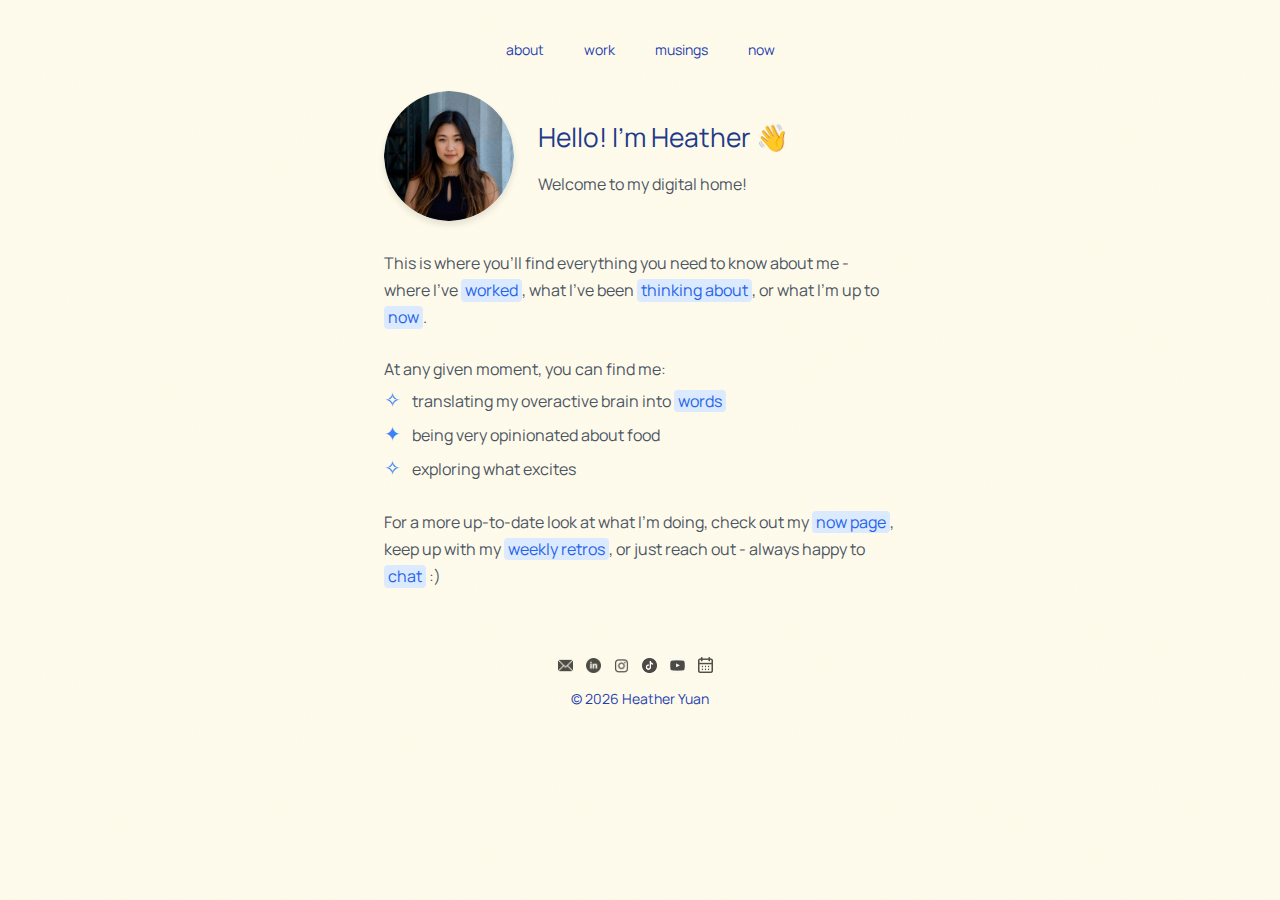
<file: index.html>
<!DOCTYPE html>
<html lang="en">
<head>
  <meta charset="UTF-8">
  <meta name="viewport" content="width=device-width, initial-scale=1.0">
  <title>Heather Yuan</title>
  <link rel="icon" href="assets/img/personal/monogram.png">
  <link rel="stylesheet" href="css/styles.css">
  <link href="https://fonts.googleapis.com/css2?family=Manrope:wght@200..800&display=swap" rel="stylesheet">
</head>
<body>
  <!-- Background elements -->
  <div class="background" id="background">
    <!-- Floating elements will be added here by JavaScript -->
  </div>
  <div class="texture"></div>
  
  <!-- Content -->
  <div class="content">
    <!-- Navigation -->
    <nav>
      <div class="nav-links" id="navLinks">
        <a href="/" class="nav-link">about</a>
        <a href="https://www.linkedin.com/in/heatheryuan/" target="_blank" class="nav-link">work</a>
        <a href="https://heatheryuan.com/musings" target="_blank" class="nav-link">musings</a>
        <a href="/now" class="nav-link">now</a>
        <!-- <a href="contact.html" class="nav-link">contact</a> -->
      </div>
    </nav>
    
    <main class="container">
      <!-- Intro Section -->
      <section>
        <div class="intro-container">
          <div class="headshot-container">
            <img src="assets/img/personal/headshot-circle.png" alt="Heather Yuan" class="headshot">
          </div>
          <div class="intro-text">
            <h1>Hello! I'm Heather <span class="wave-emoji">👋</span></h1>
            <p>Welcome to my digital home!</p>
          </div>
        </div>
      </section>
        <p>
          This is where you'll find everything you need to know about me - where I've <span class="highlight"><a target="_blank" href="https://www.linkedin.com/in/heatheryuan/" class="link">worked</a></span>, what I've been <span class="highlight"><a target="_blank" href="https://heatheryuan.com/musings/" class="link">thinking about</a></span>, or what I'm up to <span class="highlight"><a href="now.html" class="link">now</a></span>.
        </p>
        <p>
          At any given moment, you can find me:<br>
          <span class="icon">✧</span> translating my overactive brain into <span class="highlight"><a target="_blank" href="https://heatheryuan.com/musings/" class="link">words</a></span><br>
          <span class="icon">✦</span> being very opinionated about food<br>
          <span class="icon">✧</span> exploring what excites<br>
        </p>
        <p>
          For a more up-to-date look at what I'm doing, check out my <span class="highlight"><a href="now.html" class="link">now page</a></span>, keep up with my <span class="highlight"><a target="_blank" href="https://heatheryuan.com/musings/retros/why" class="link">weekly retros</a></span>, or just reach out - always happy to <span class="highlight"><a target="_blank" href="https://calendly.com/hyhyuan22/30min" class="link">chat</a></span> :)
        </p>
        
      
      <!-- Links Section -->
      <!-- <section>
        <p><span class="icon">✦</span><a href="#" class="link">Read my latest essay</a></p>
        <p><span class="icon">✦</span><a href="#" class="link">See my Github experiments</a></p>
        <p><span class="icon">✦</span><a href="#" class="link">Subscribe to my newsletter</a></p>
      </section> -->
    </main>
    
    <!-- Footer -->
    <footer>
      <a target="_blank" href="mailto:hyhyuan22@gmail.com" style="text-decoration: none;">
        <img id="icon" src="assets/img/icons/email.png">
      </a>
      <a target="_blank" href="https://www.linkedin.com/in/heatheryuan/" style="text-decoration: none;">
        <img id="icon" src="assets/img/icons/linkedin.png">
      </a>
      <a target="_blank" href="https://www.instagram.com/heather.yuan/" style="text-decoration: none;">
          <img id="icon" src="assets/img/icons/instagram.webp">
      </a>
      <a target="_blank" href="https://www.tiktok.com/@heatheryuann" style="text-decoration: none;">
        <img id="icon" src="assets/img/icons/tiktok.png">
      </a>
      <a target="_blank" href="https://www.youtube.com/@heatheryuann" style="text-decoration: none;">
        <img id="icon" src="assets/img/icons/youtube.webp">
      </a>
      <a target="_blank" href="https://calendly.com/heatheryuan/30min" style="text-decoration: none;">
        <img id="icon" src="assets/img/icons/calendar.png">
      </a>
      <p>© <span id="year"></span> Heather Yuan</p>
    </footer>
  </div>
  <script src="js/script.jsx"></script>
  <script src="js/background.jsx"></script>
</body>
</html>
</file>
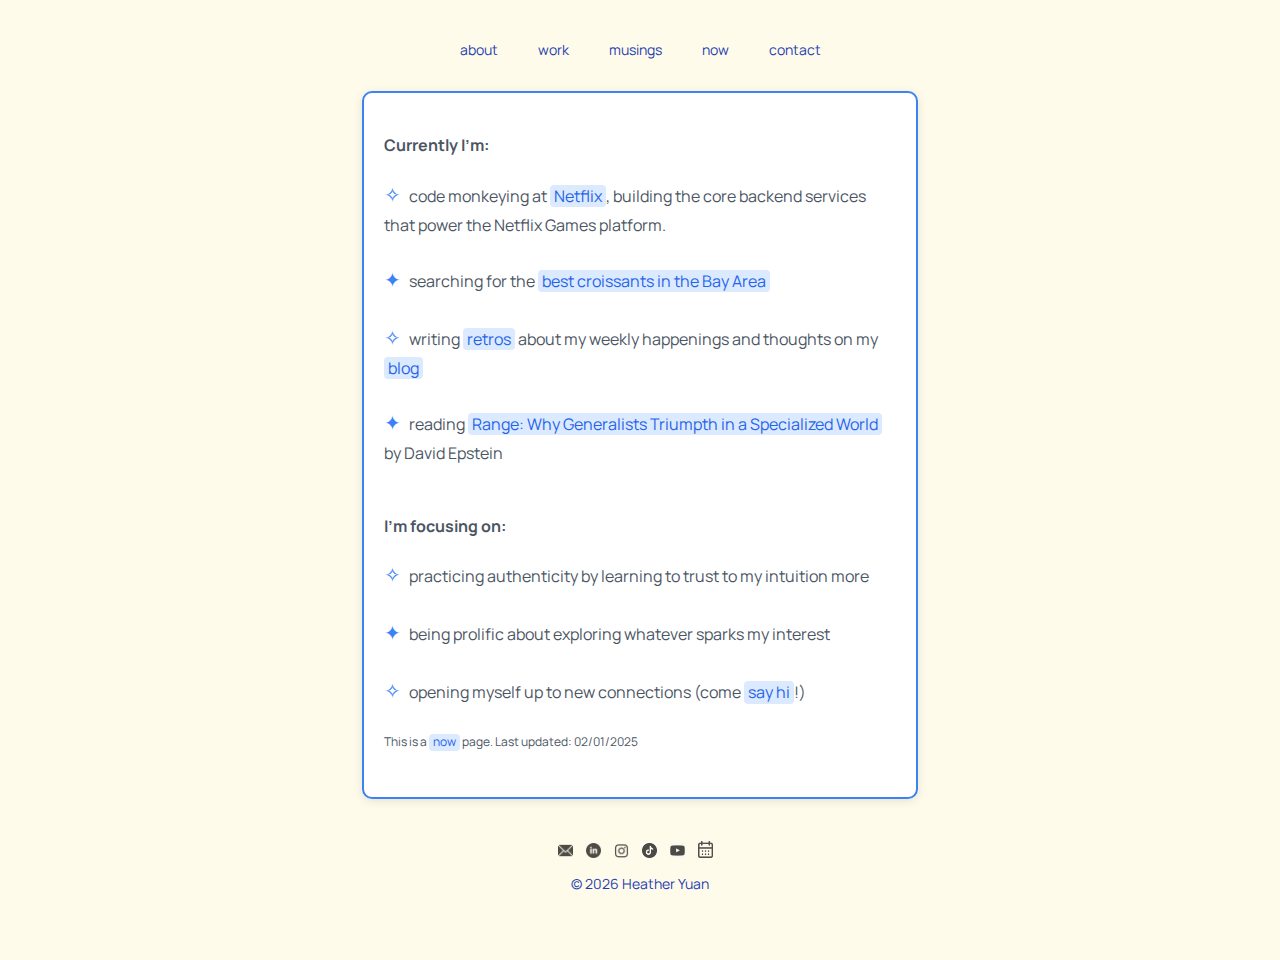
<file: contact.html>
<!DOCTYPE html>
<html lang="en">
<head>
  <meta charset="UTF-8">
  <meta name="viewport" content="width=device-width, initial-scale=1.0">
  <title>Heather Yuan</title>
  <link rel="icon" href="assets/img/personal/monogram.png">
  <link rel="stylesheet" href="css/styles.css">
  <link href="https://fonts.googleapis.com/css2?family=Manrope:wght@200..800&display=swap" rel="stylesheet">
</head>
<body>
  <!-- Content -->
  <div class="content">
    <!-- Navigation -->
    <nav>
        <div class="nav-links" id="navLinks">
          <a href="/" class="nav-link">about</a>
        <a href="https://www.linkedin.com/in/heatheryuan/" target="_blank" class="nav-link">work</a>
        <a href="https://heatheryuan.com/musings" target="_blank" class="nav-link">musings</a>
        <a href="/now" class="nav-link">now</a>
        <a href="contact.html" class="nav-link">contact</a>
        </div>
      </nav>
    
    <main class="container now">      
      <!-- Current Section -->
      <section>
        <h4>Currently I'm:</h4>
        <p><span class="icon">✧</span>code monkeying at <a target="_blank" href="https://www.netflix.com/" class="link">Netflix</a>, building the core backend services that power the Netflix Games platform.</p>
        <p><span class="icon">✦</span>searching for the <span class="highlight"><a target="_blank" href="https://www.tiktok.com/@heatheryuann/video/7466512934470962478/" class="link">best croissants in the Bay Area</a></span></p>
        <p><span class="icon">✧</span>writing <span class="highlight"><a target="_blank" href="https://heatheryuan.com/musings/retros/why" class="link">retros</a></span> about my weekly happenings and thoughts on my <span class="highlight"><a target="_blank" href="https://heatheryuan.com/musings/retros/why" class="link">blog</a></span></p>
        <p><span class="icon">✦</span>reading <span class="highlight"><a target="_blank" href="https://davidepstein.com/range/" class="link">Range: Why Generalists Triumpth in a Specialized World</a></span> by David Epstein</p>
        <h4 style="margin-top: 3rem;">I'm focusing on:</h4>
        <p><span class="icon">✧</span>practicing authenticity by learning to trust to my intuition more</p>
        <p><span class="icon">✦</span>being prolific about exploring whatever sparks my interest</p>
        <p><span class="icon">✧</span>opening myself up to new connections (come <span class="highlight"><a target="_blank" href="https://calendly.com/hyhyuan22/30min" class="link">say hi</a></span>!)</p>
        <p style="font-size: 0.75rem;">
            This is a <a target="_blank" href="https://nownownow.com/about" class="link">now</a> page. Last updated: 02/01/2025
        </p>
    </main>
    
    <!-- Footer -->
    <footer>
        <a target="_blank" href="mailto:hyhyuan22@gmail.com" style="text-decoration: none;">
          <img id="icon" src="assets/img/icons/email.png">
        </a>
        <a target="_blank" href="https://www.linkedin.com/in/heatheryuan/" style="text-decoration: none;">
          <img id="icon" src="assets/img/icons/linkedin.png">
        </a>
        <a target="_blank" href="https://www.instagram.com/heather.yuan/" style="text-decoration: none;">
            <img id="icon" src="assets/img/icons/instagram.webp">
        </a>
        <a target="_blank" href="https://www.tiktok.com/@heatheryuann" style="text-decoration: none;">
          <img id="icon" src="assets/img/icons/tiktok.png">
        </a>
        <a target="_blank" href="https://www.youtube.com/@heatheryuann" style="text-decoration: none;">
          <img id="icon" src="assets/img/icons/youtube.webp">
        </a>
        <a target="_blank" href="https://calendly.com/heatheryuan/30min" style="text-decoration: none;">
          <img id="icon" src="assets/img/icons/calendar.png">
        </a>
        <p>© <span id="year"></span> Heather Yuan</p>
      </footer>
  </div>
  <script src="js/script.jsx"></script>
</body>
</html>
</file>
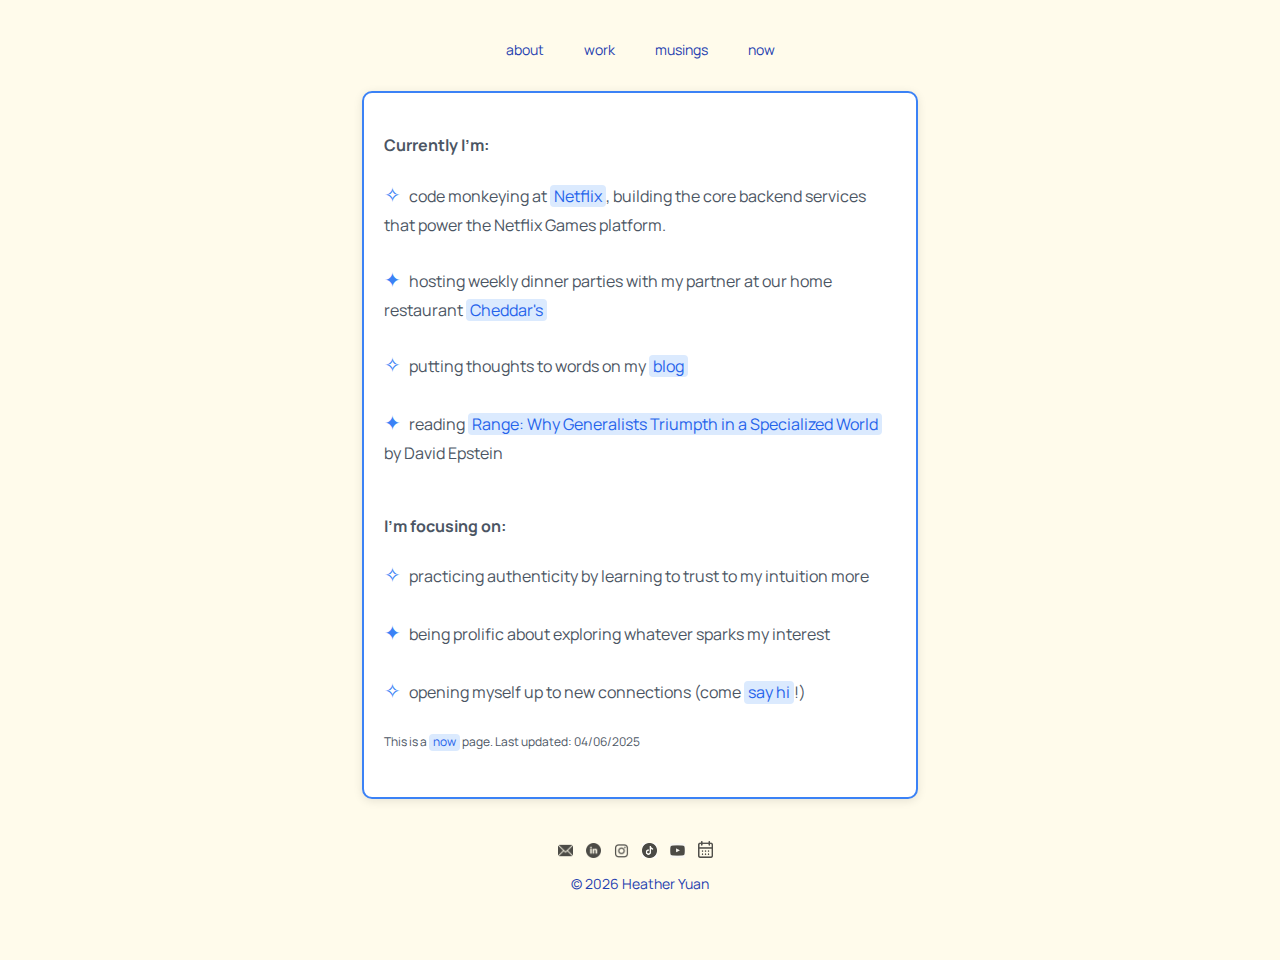
<file: now.html>
<!DOCTYPE html>
<html lang="en">
<head>
  <meta charset="UTF-8">
  <meta name="viewport" content="width=device-width, initial-scale=1.0">
  <title>Heather Yuan</title>
  <link rel="icon" href="assets/img/personal/monogram.png">
  <link rel="stylesheet" href="css/styles.css">
  <link href="https://fonts.googleapis.com/css2?family=Manrope:wght@200..800&display=swap" rel="stylesheet">
</head>
<body>
  <!-- Content -->
  <div class="content">
    <!-- Navigation -->
    <nav>
        <div class="nav-links" id="navLinks">
          <a href="/" class="nav-link">about</a>
        <a href="https://www.linkedin.com/in/heatheryuan/" target="_blank" class="nav-link">work</a>
        <a href="https://heatheryuan.com/musings" target="_blank" class="nav-link">musings</a>
        <a href="/now" class="nav-link">now</a>
        <!-- <a href="contact.html" class="nav-link">contact</a> -->
        </div>
      </nav>
    
    <main class="container now">      
      <!-- Current Section -->
      <section>
        <h4>Currently I'm:</h4>
        <p><span class="icon">✧</span>code monkeying at <a target="_blank" href="https://www.netflix.com/" class="link">Netflix</a>, building the core backend services that power the Netflix Games platform.</p>
        <p><span class="icon">✦</span>hosting weekly dinner parties with my partner at our home restaurant <span class="highlight"><a target="_blank" href="https://heatheryuan.com/musings/curated/hosting-dinner-parties" class="link">Cheddar's</a></span></p>
        <p><span class="icon">✧</span>putting thoughts to words on my <span class="highlight"><a target="_blank" href="https://heatheryuan.com/musings/retros/why" class="link">blog</a></span></p>
        <p><span class="icon">✦</span>reading <span class="highlight"><a target="_blank" href="https://davidepstein.com/range/" class="link">Range: Why Generalists Triumpth in a Specialized World</a></span> by David Epstein</p>
        <h4 style="margin-top: 3rem;">I'm focusing on:</h4>
        <p><span class="icon">✧</span>practicing authenticity by learning to trust to my intuition more</p>
        <p><span class="icon">✦</span>being prolific about exploring whatever sparks my interest</p>
        <p><span class="icon">✧</span>opening myself up to new connections (come <span class="highlight"><a target="_blank" href="https://calendly.com/hyhyuan22/30min" class="link">say hi</a></span>!)</p>
        <p style="font-size: 0.75rem;">
            This is a <a target="_blank" href="https://nownownow.com/about" class="link">now</a> page. Last updated: 04/06/2025
        </p>
    </main>
    
    <!-- Footer -->
    <footer>
        <a target="_blank" href="mailto:hyhyuan22@gmail.com" style="text-decoration: none;">
          <img id="icon" src="assets/img/icons/email.png">
        </a>
        <a target="_blank" href="https://www.linkedin.com/in/heatheryuan/" style="text-decoration: none;">
          <img id="icon" src="assets/img/icons/linkedin.png">
        </a>
        <a target="_blank" href="https://www.instagram.com/heather.yuan/" style="text-decoration: none;">
            <img id="icon" src="assets/img/icons/instagram.webp">
        </a>
        <a target="_blank" href="https://www.tiktok.com/@heatheryuann" style="text-decoration: none;">
          <img id="icon" src="assets/img/icons/tiktok.png">
        </a>
        <a target="_blank" href="https://www.youtube.com/@heatheryuann" style="text-decoration: none;">
          <img id="icon" src="assets/img/icons/youtube.webp">
        </a>
        <a target="_blank" href="https://calendly.com/heatheryuan/30min" style="text-decoration: none;">
          <img id="icon" src="assets/img/icons/calendar.png">
        </a>
        <p>© <span id="year"></span> Heather Yuan</p>
      </footer>
  </div>
  <script src="js/script.jsx"></script>
</body>
</html>
</file>
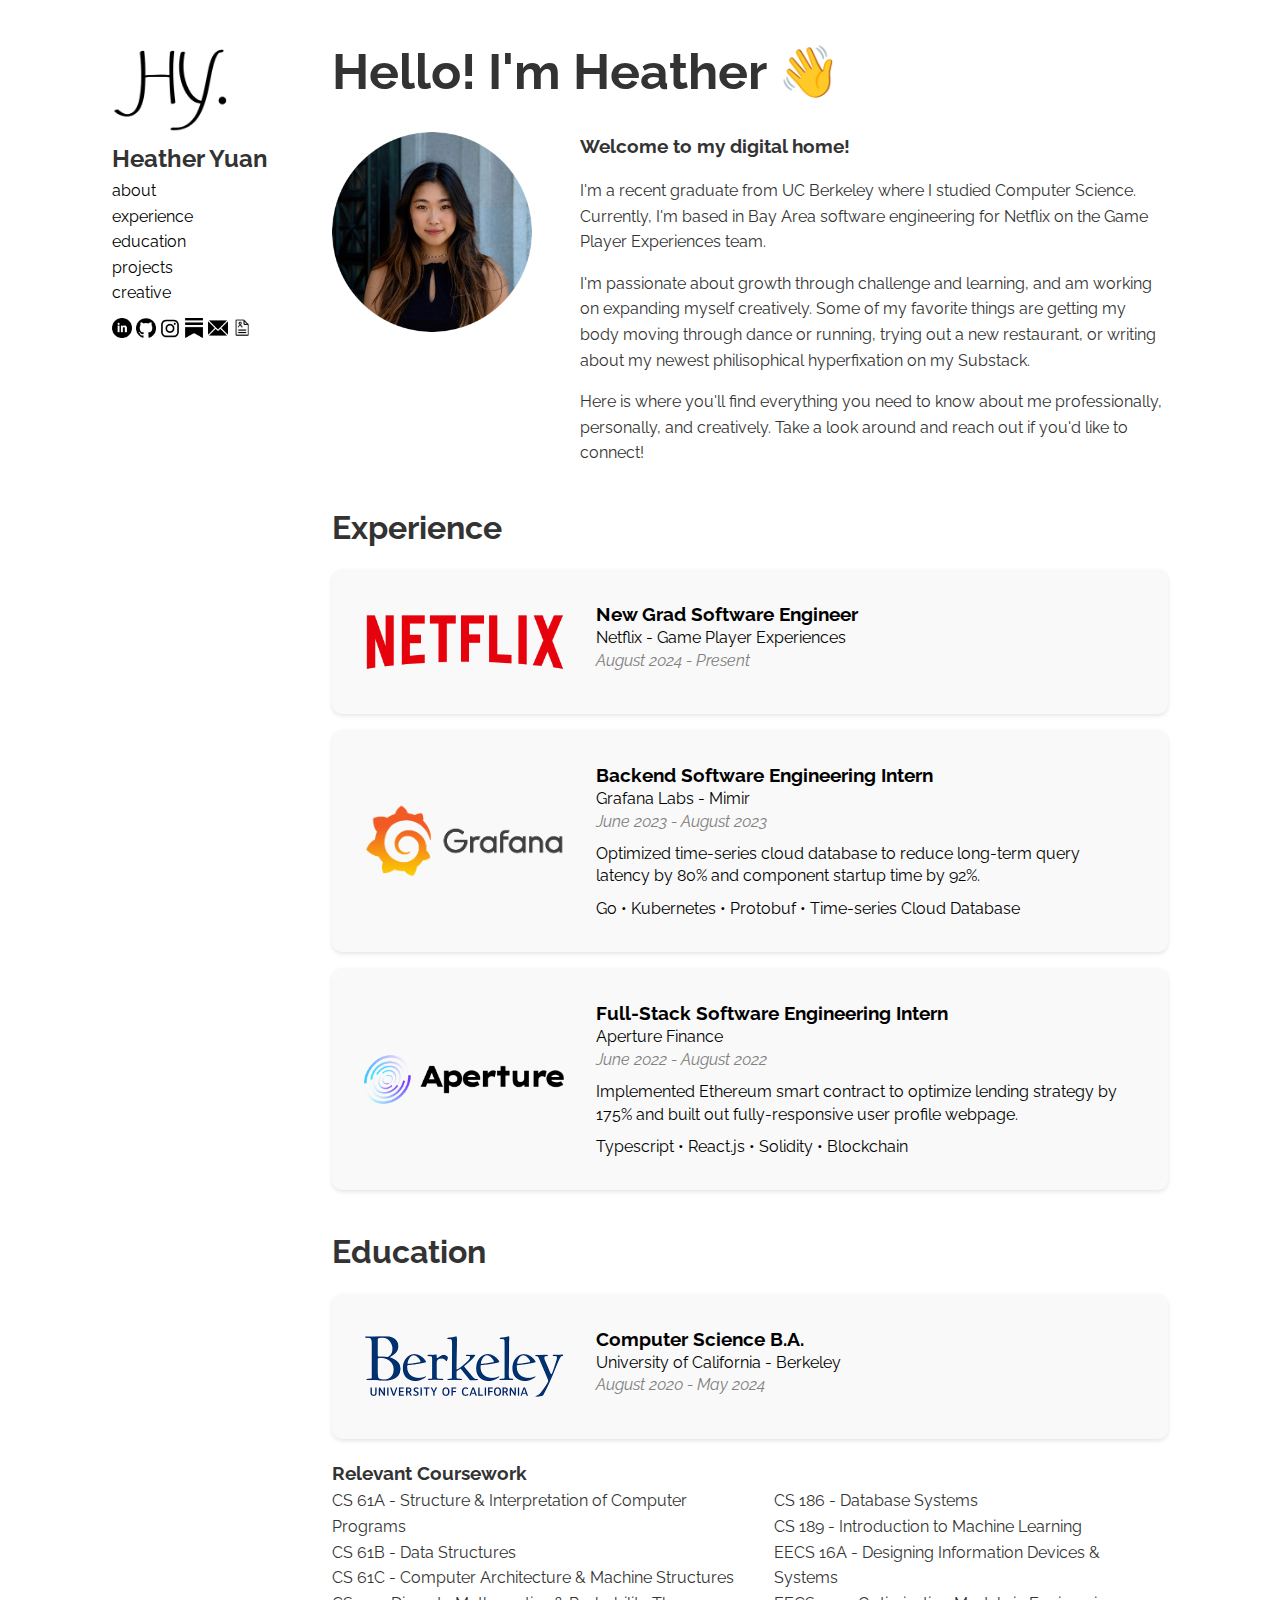
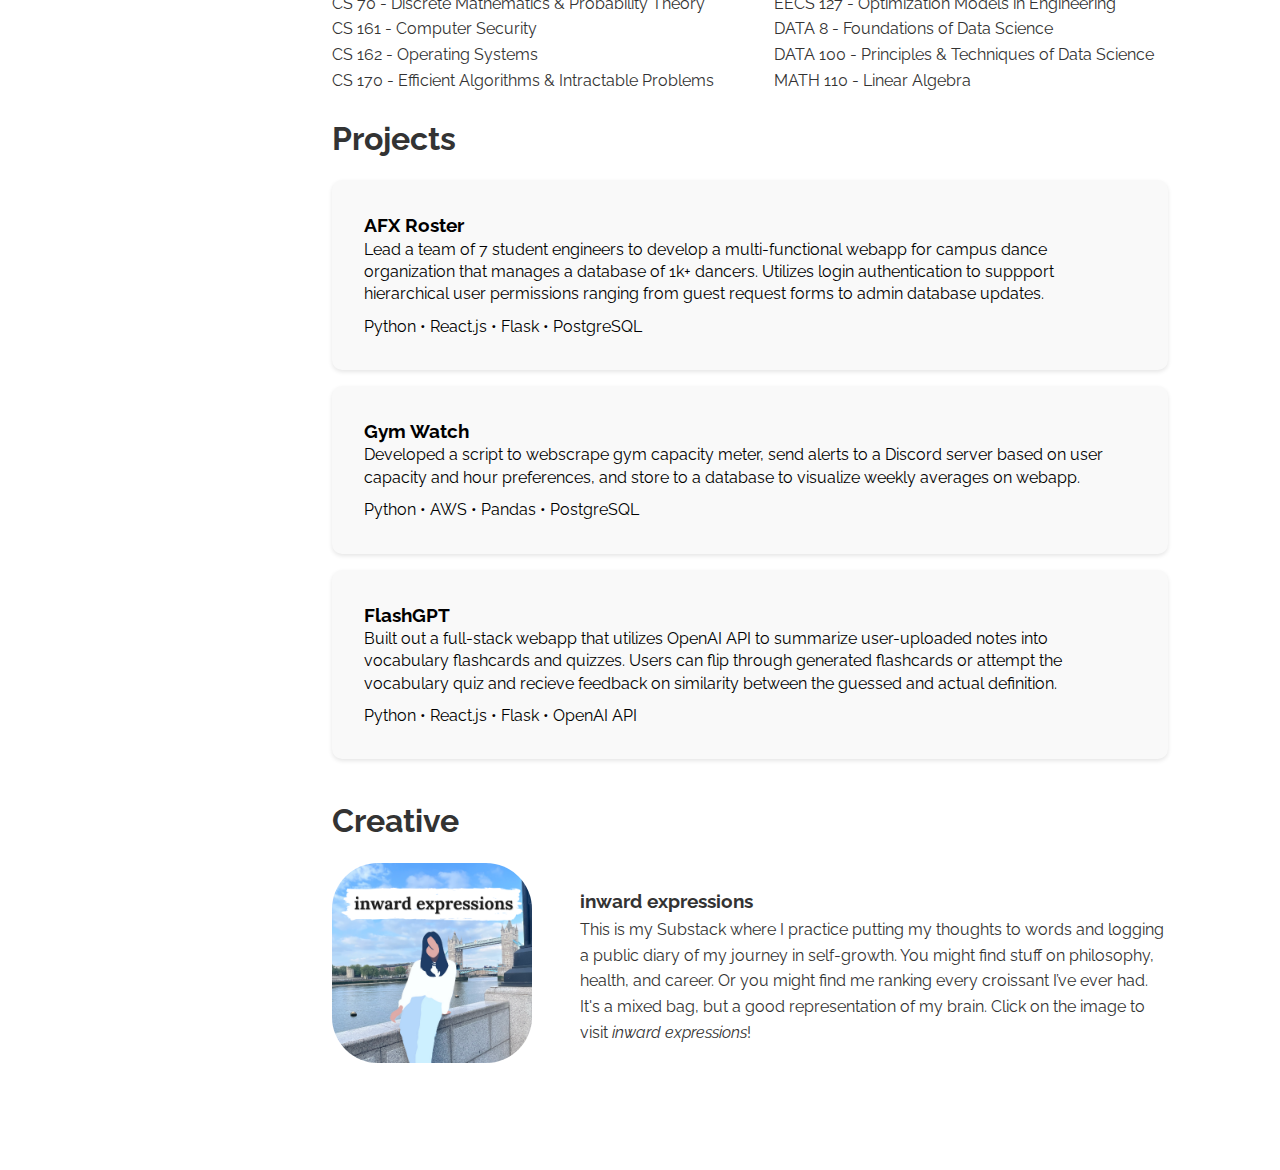
<file: old.html>
<!DOCTYPE html>
<html lang="en">
<head>
    <meta charset="UTF-8">
    <meta name="viewport" content="width=device-width, initial-scale=1.0">
    <title>Heather Yuan</title>
    <link rel="stylesheet" href="css/old.css">
    <link rel="icon" href="assets/img/personal/monogram.png">
    <link rel="preconnect" href="https://fonts.googleapis.com">
<link rel="preconnect" href="https://fonts.gstatic.com" crossorigin>
<link href="https://fonts.googleapis.com/css2?family=Raleway:ital,wght@0,100..900;1,100..900&display=swap" rel="stylesheet">
</head>
<body>
    <div class="container">    
        <nav>
            <img src="assets/img/personal/HY.png" style="height: 100px;">
            <h2 style="size: 32px;">Heather Yuan</h2>
            <ul>
                <li><a href="#about">about</a></li>
                <li><a href="#experience">experience</a></li>
                <li><a href="#education">education</a></li>
                <li><a href="#projects">projects</a></li>
                <li><a href="#creative">creative</a></li>
            </ul>
            <div>
                <a target="_blank" href="https://www.linkedin.com/in/heatheryuan/" style="text-decoration: none;">
                    <img id="icon" src="assets/img/icons/linkedin.png">
                </a>
                <a target="_blank" href="https://github.com/heatheryuan" style="text-decoration: none;">
                    <img id="icon" src="assets/img/icons/github.png">
                </a>
                <a target="_blank" href="https://www.instagram.com/heather.yuan/" style="text-decoration: none;">
                    <img id="icon" src="assets/img/icons/instagram.webp">
                </a>
                <a target="_blank" href="https://heatheryuan.substack.com/" style="text-decoration: none;">
                    <img id="icon" src="assets/img/icons/substack.webp">
                </a>
                <a target="_blank" href="mailto:hyhyuan22@gmail.com" style="text-decoration: none;">
                    <img id="icon" src="assets/img/icons/email.png">
                </a>
                <a target="_blank" href="assets/Heather_Yuan_Resume.pdf" style="text-decoration: none;">
                    <img id="icon" src="assets/img/icons/resume.png">
                </a>
            </div>
        </nav>
        <main>
            <div id="about">
                <h1 class="space" style="font-size: 50px;">Hello! I'm Heather 👋</h1>
            </div>
            <section id="subsection">
                <div>
                    <img id="headshot" src="assets/img/personal/headshot-circle.png">
                </div>
                <div id="bio" style="margin-left: 3rem;">
                    <h3 style="margin-bottom: 1rem;">Welcome to my digital home!</h3>
                    <p class="space">
                        I'm a recent graduate from UC Berkeley where I studied Computer Science. Currently, I'm based in Bay Area 
                        software engineering for Netflix on the Game Player Experiences team.
                    </p>
                    <p class="space">
                        I'm passionate about growth through challenge and learning, and am working on expanding myself creatively.
                        Some of my favorite things are getting my body moving through dance or running, trying out a new restaurant, or writing about my newest philisophical hyperfixation on my Substack.
                    </p>
                    <p class="space">
                        Here is where you'll find everything you need to know about me professionally, personally, and creatively. Take a look around and reach out if you'd like to connect!
                    </p>
                </div>
            </section>
            
            <section id="subsection">
                <div id="experience" style="width: 100%;">
                    <div>
                        <h1>Experience</h1>
                    </div>
                    <a style="color: black; text-decoration: none;" href="assets/Heather_Yuan_Resume.pdf" style="text-decoration: none;" target="_blank">
                        <div class="xp">
                            <img class="logo" src="assets/img/experience/netflix.png">
                            <div>
                                <h3>New Grad Software Engineer</h3>
                                <p>Netflix - Game Player Experiences</p>
                                <p style="color: grey; margin-bottom: 10px; font-style: italic;">August 2024 - Present</p>
                                <!-- <p>Incoming...</p> -->
                            </div>
                        </div>
                    </a>
                    <a style="color: black; text-decoration: none;" href="assets/Heather_Yuan_Resume.pdf" style="text-decoration: none;" target="_blank">
                        <div class="xp">
                            <img class="logo" src="assets/img/experience/grafana.png">
                            <div>
                                <h3>Backend Software Engineering Intern</h3>
                                <p>Grafana Labs - Mimir</p>
                                <p style="color: grey; margin-bottom: 10px; font-style: italic;">June 2023 - August 2023</p>
                                <p style="margin-bottom: 10px;">Optimized time-series cloud database to reduce long-term query latency by 80% and component startup time by 92%.</p>
                                <p>Go • Kubernetes • Protobuf • Time-series Cloud Database</p>
                            </div>
                        </div>
                    </a>
                    <a style="color: black; text-decoration: none;" href="assets/Heather_Yuan_Resume.pdf" style="text-decoration: none;" target="_blank">
                        <div class="xp">
                            <img class="logo" src="assets/img/experience/aperture">
                            <div>
                                <h3>Full-Stack Software Engineering Intern</h3>
                                <p>Aperture Finance</p>
                                <p style="color: grey; margin-bottom: 10px; font-style: italic;">June 2022 - August 2022</p>
                                <p style="margin-bottom: 10px;">Implemented Ethereum smart contract to optimize lending strategy by 175% and built out fully-responsive user profile webpage.</p>
                                <p>Typescript • React.js • Solidity • Blockchain</p>
                            </div>
                        </div>
                    </a>
                </div>
            </section>

            <section id="subsection">
                <div id="education" style="width: 100%;">
                    <div>
                        <h1>Education</h1>
                    </div>
                    <a style="color: black; text-decoration: none;" href="assets/Heather_Yuan_Resume.pdf" style="text-decoration: none;" target="_blank">
                        <div class="xp">
                            <img class="logo" src="assets/img/experience/berkeley.png">
                            <div>
                                <h3>Computer Science B.A.</h3>
                                <p>University of California - Berkeley</p>
                                <p style="color: grey; margin-bottom: 10px; font-style: italic;">August 2020 - May 2024</p>
                            </div>
                        </div>
                    </a>
                    <h3 style="margin-top: 20px;">Relevant Coursework</h3>
                    <div style="display: flex; flex-direction: row;">
                        <ul style="list-style: none; margin-right: 5px;">
                            <li>CS 61A - Structure & Interpretation of Computer Programs</li>
                            <li>CS 61B - Data Structures</li>
                            <li>CS 61C - Computer Architecture & Machine Structures</li>
                            <li>CS 70 - Discrete Mathematics & Probability Theory</li>
                            <li>CS 161 - Computer Security</li>
                            <li>CS 162 - Operating Systems</li>
                            <li>CS 170 - Efficient Algorithms & Intractable Problems</li>
                        </ul>
                        <ul style="list-style: none; margin-left: 5px;">
                            <li>CS 186 - Database Systems</li>
                            <li>CS 189 - Introduction to Machine Learning</li>
                            <li>EECS 16A - Designing Information Devices & Systems</li>
                            <li>EECS 127 - Optimization Models in Engineering</li>
                            <li>DATA 8 - Foundations of Data Science</li>
                            <li>DATA 100 - Principles & Techniques of Data Science</li>
                            <li>MATH 110 - Linear Algebra</li>
                        </ul>
                    </div>
                </div>
            </section>

            <section id="subsection">
                <div id="projects" style="width: 100%;">
                    <div>
                        <h1>Projects</h1>
                    </div>
                    <a style="color: black; text-decoration: none;" href="assets/Heather_Yuan_Resume.pdf" style="text-decoration: none;" target="_blank">
                        <div class="xp">
                            <div>
                                <h3>AFX Roster</h3>
                                <p style="font-size: 16px; margin-bottom: 10px;">Lead a team of 7 student engineers to develop a multi-functional webapp for campus dance organization that manages a
                                    database of 1k+ dancers. Utilizes login authentication to suppport hierarchical user permissions ranging from guest request forms to admin database updates.</p>
                                <p>Python • React.js • Flask • PostgreSQL</p>
                            </div>
                        </div>
                    </a>
                    <a style="color: black; text-decoration: none;" href="assets/Heather_Yuan_Resume.pdf" style="text-decoration: none;" target="_blank">
                        <div class="xp">
                            <div>
                                <h3>Gym Watch</h3>
                                <p style="font-size: 16px; margin-bottom: 10px;">Developed a script to webscrape gym capacity meter, send alerts to a Discord server based on user capacity and 
                                    hour preferences, and store to a database to visualize weekly averages on webapp.</p>
                                <p>Python • AWS • Pandas • PostgreSQL</p>
                            </div>
                        </div>
                    </a>
                    <a style="color: black; text-decoration: none;" href="assets/Heather_Yuan_Resume.pdf" style="text-decoration: none;" target="_blank">
                        <div class="xp">
                            <div>
                                <h3>FlashGPT</h3>
                                <p style="font-size: 16px; margin-bottom: 10px;">Built out a full-stack webapp that utilizes OpenAI API to summarize user-uploaded notes into vocabulary flashcards and quizzes. 
                                    Users can flip through generated flashcards or attempt the vocabulary quiz and recieve feedback on similarity between the guessed and actual definition.</p>
                                <p>Python • React.js • Flask • OpenAI API</p>
                            </div>
                        </div>
                    </a>
                </div>
            </section>

            <section id="subsection">
                <div id="creative" style="width: 100%;">
                    <h1>Creative</h1>
                    <div style="display: flex; flex-direction: row; margin-bottom: 3rem; align-items: center;">
                        <a href="https://heatheryuan.substack.com/" style="text-decoration: none;" target="_blank">
                            <img style="width: 200px; border-radius: 23%;" src="assets/img/personal/inward-expressions.png">
                        </a>
                        <div style="margin-left: 3rem;">
                            <h3>inward expressions</h3>
                            <p>This is my Substack where I practice putting my thoughts to words and logging a public diary of my journey in self-growth. 
                                You might find stuff on philosophy, health, and career. Or you might find me ranking every croissant I’ve ever had. It's a mixed bag, but a good representation of my brain.
                                Click on the image to visit <i>inward expressions</i>!
                            </p>
                        </div>
                    </div>
                    <!-- <div style="display: flex; flex-direction: row; align-items: center;">
                        <a href="https://heatheryuan.substack.com/" style="text-decoration: none;" target="_blank">
                            <img style="width: 200px;" src="assets/img/personal/beli.png">
                        </a>
                        <div style="margin-left: 3rem;">
                            <h3>Beli</h3>
                            <p>my beli</p>
                        </div>
                    </div> -->
                </div>
            </section>
        </main>
    </div>
</body>
</html>
</file>
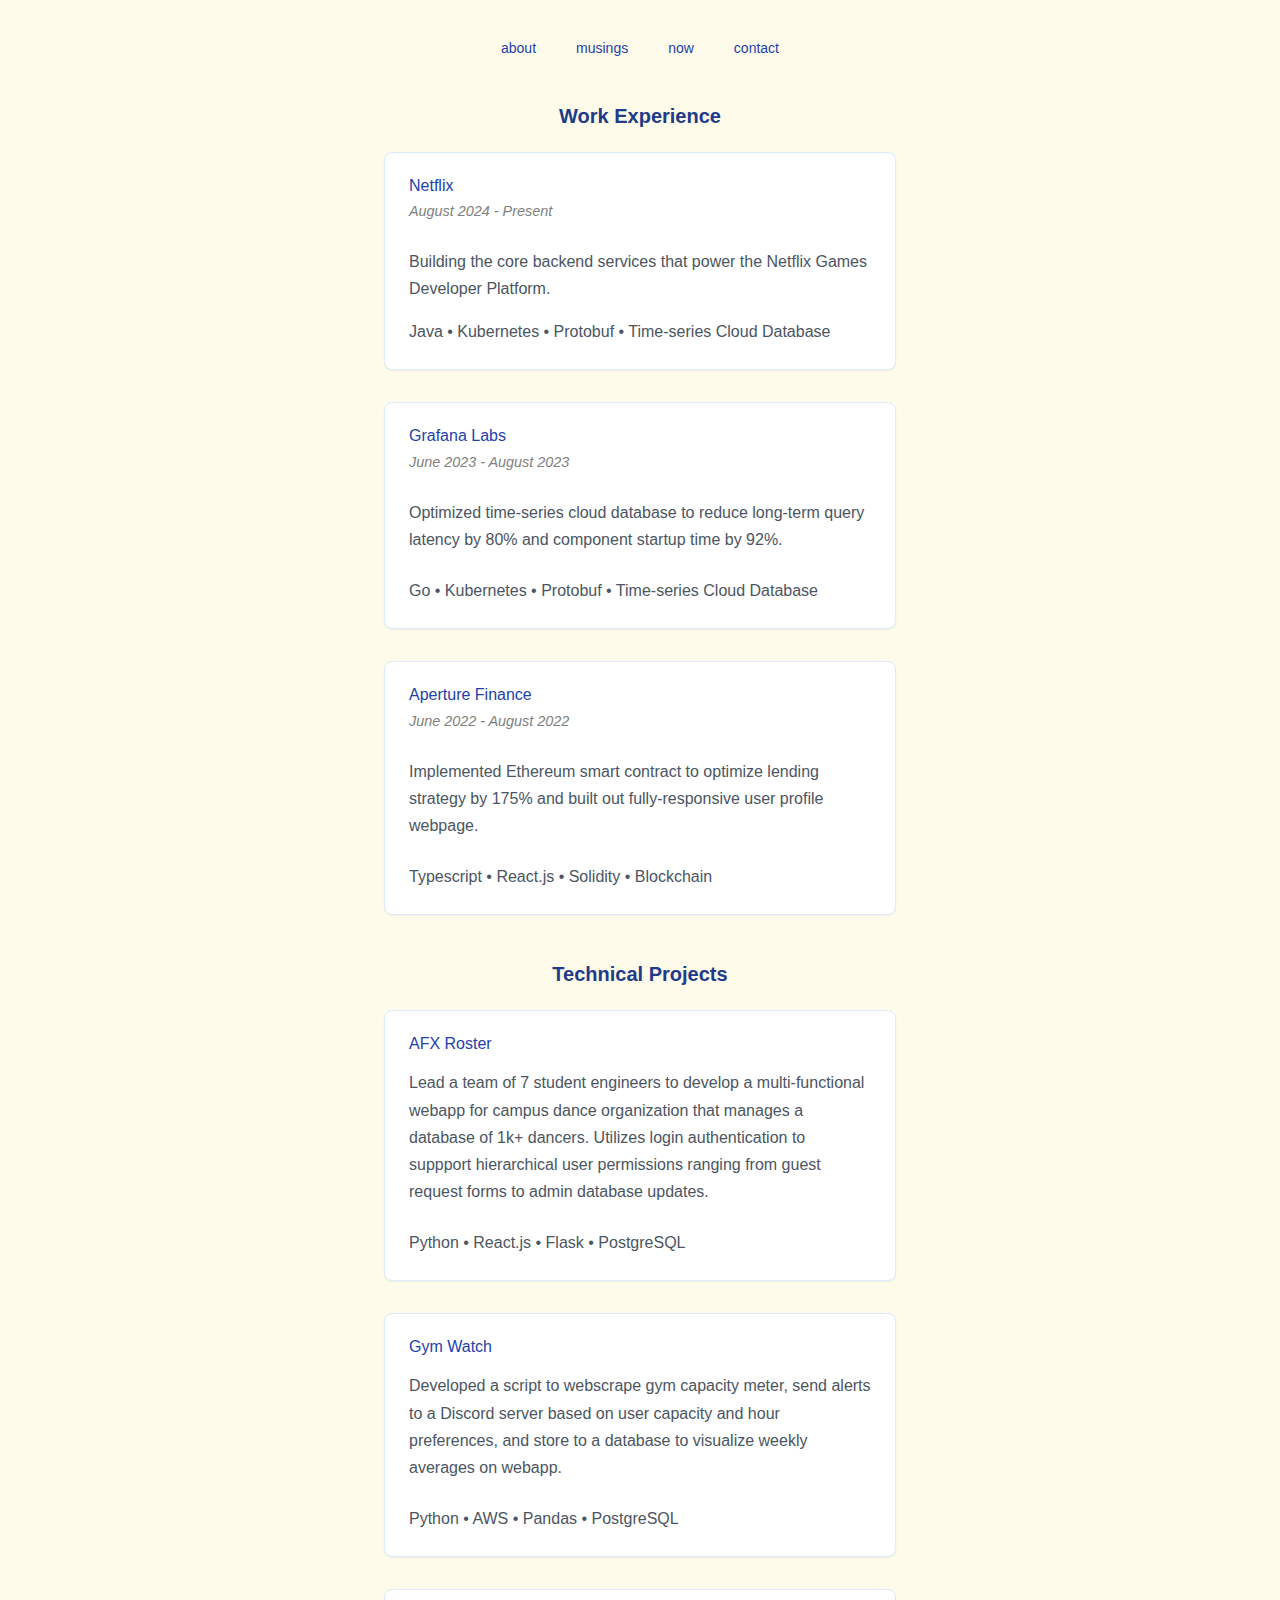
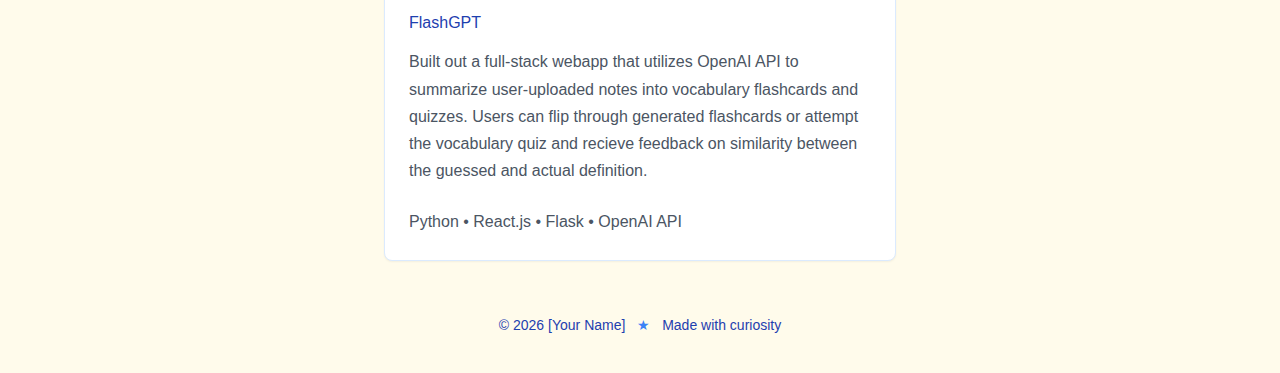
<file: work.html>
<!DOCTYPE html>
<html lang="en">
<head>
  <meta charset="UTF-8">
  <meta name="viewport" content="width=device-width, initial-scale=1.0">
  <title>Heather Yuan</title>
  <link rel="stylesheet" href="css/styles.css">
</head>
<body>
  <!-- Content -->
  <div class="content">
    <!-- Navigation -->
    <nav>
      <div class="nav-links" id="navLinks">
        <a href="index.html" class="nav-link">about</a>
        <!-- <a href="work.html" class="nav-link">work</a> -->
        <a href="https://heatheryuan.com/musings/" class="nav-link">musings</a>
        <a href="now.html" class="nav-link">now</a>
        <a href="contact.html" class="nav-link">contact</a>
      </div>
    </nav>
    
    <main class="container">
    <!-- Experience Section -->
      <section>
        <h2 class="text-center" style="color: #1e3a8a; font-weight: bold; font-size: 1.25rem;">Work Experience</h2>
        <div class="projects">
          <div class="project-card">
            <h3 class="project-title">Netflix</h3>
            <p class="project-subtitle">August 2024 - Present</p>
            <p style="margin-bottom: 0;">Building the core backend services that power the Netflix Games Developer Platform.</p>
            <p style="margin-bottom: 0">Java • Kubernetes • Protobuf • Time-series Cloud Database</p>
          </div>
          <div class="project-card">
            <h3 class="project-title">Grafana Labs</h3>
            <p class="project-subtitle">June 2023 - August 2023</p>
            <p>Optimized time-series cloud database to reduce long-term query latency by 80% and component startup time by 92%.</p>
            <p style="margin-bottom: 0">Go • Kubernetes • Protobuf • Time-series Cloud Database</p>
          </div>
          <div class="project-card">
            <h3 class="project-title">Aperture Finance</h3>
            <p class="project-subtitle">June 2022 - August 2022</p>
            <p>Implemented Ethereum smart contract to optimize lending strategy by 175% and built out fully-responsive user profile webpage.</p>
            <p style="margin-bottom: 0">Typescript • React.js • Solidity • Blockchain</p>
          </div>
        </div>
      </section>

      <!-- Projects Section -->
      <section>
        <h2 class="text-center" style="color: #1e3a8a; font-weight: bold; font-size: 1.25rem; margin-top: 3rem;">Technical Projects</h2>
        <div class="projects">
          <div class="project-card">
            <h3 class="project-title">AFX Roster</h3>
            <p>Lead a team of 7 student engineers to develop a multi-functional webapp for campus dance organization that manages a
              database of 1k+ dancers. Utilizes login authentication to suppport hierarchical user permissions ranging from guest request forms to admin database updates.</p>
            <p style="margin-bottom: 0">Python • React.js • Flask • PostgreSQL</p>
          </div>
          <div class="project-card">
            <h3 class="project-title">Gym Watch</h3>
            <p>Developed a script to webscrape gym capacity meter, send alerts to a Discord server based on user capacity and 
              hour preferences, and store to a database to visualize weekly averages on webapp.</p>
            <p style="margin-bottom: 0">Python • AWS • Pandas • PostgreSQL</p>
          </div>
          <div class="project-card">
            <h3 class="project-title">FlashGPT</h3>
            <p>Built out a full-stack webapp that utilizes OpenAI API to summarize user-uploaded notes into vocabulary flashcards and quizzes. 
              Users can flip through generated flashcards or attempt the vocabulary quiz and recieve feedback on similarity between the guessed and actual definition.</p>
            <p style="margin-bottom: 0">Python • React.js • Flask • OpenAI API</p>
          </div>
        </div>
      </section>
    </main>
    
    <!-- Footer -->
    <footer>
      © <span id="year"></span> [Your Name] <span style="color: #3b82f6; padding: 0 0.5rem;">★</span> Made with curiosity
    </footer>
  </div>
  <script src="js/script.jsx"></script>
</body>
</html>
</file>
<file: css/styles.css>
body {
    margin: 0;
    padding: 0;
    font-family: "Manrope", sans-serif;
    background-color: #fffbeb; /* amber-50 */
    color: #4b5563; /* gray-700 */
    min-height: 100vh;
    position: relative;
    overflow-x: hidden;
  }

  /* Container */
  .container {
    max-width: 32rem;
    margin: 0 auto;
    padding: 0 1.5rem;
  }
  .container.now {
    background-color: white;
    border-radius: 10px;
    padding: 20px;
    box-shadow: 0 2px 10px rgba(0, 0, 0, 0.1);
    margin: 0 auto;
    border: 2px solid #3b82f6;
  }

  /* Navigation */
  nav {
    display: flex;
    justify-content: center;
    padding-top: 2.5rem;
    padding-bottom: 2rem;
  }

  .nav-links {
    display: flex;
    gap: 2.5rem;
  }

  .nav-link {
    display: inline-block;
    font-size: 0.875rem;
    color: #1e40af; /* blue-800 */
    text-decoration: none;
    transition: transform 0.3s;
    transform-origin: center center;
  }

  .nav-link.active {
    font-weight: bold;
  }

  /* Intro section with headshot */
.intro-container {
  display: flex;
  align-items: center;
  gap: 1.5rem;
  margin-bottom: 1.5rem;
}

.headshot-container {
  flex-shrink: 0;
}

.headshot {
  width: 130px;
  height: 130px;
  border-radius: 50%;
  object-fit: cover;
  box-shadow: 0 4px 6px rgba(0, 0, 0, 0.1);
}

.intro-text {
  flex-grow: 1;
}

.intro-text h1 {
  margin-top: 0;
}

.intro-text p {
  margin-bottom: 0;
}

/* For mobile screens */
@media (max-width: 640px) {
  .intro-container {
    flex-direction: column;
    text-align: center;
  }
  
  .headshot {
    width: 100px;
    height: 100px;
  }
}

  /* Wave */
  .wave-emoji {
    display: inline-block;
    cursor: pointer;
    transition: transform 0.1s ease-in-out;
  }
  
  @keyframes wave {
    0% { transform: rotate(0deg); }
    20% { transform: rotate(15deg); }
    40% { transform: rotate(-8deg); }
    60% { transform: rotate(10deg); }
    80% { transform: rotate(-5deg); }
    100% { transform: rotate(0deg); }
  }
  
  .wave-emoji:hover {
    animation: wave 0.8s ease-in-out;
  }

  /* Sections */
  section {
    margin-bottom: 1rem;
  }

  .text-center {
    text-align: center;
  }

  h1 {
    font-size: 1.65rem;
    font-weight: normal;
    color: #1e3a8a; /* blue-900 */
    margin-bottom: 1rem;
  }

  .divider {
    height: 0.25rem;
    width: 4rem;
    background-color: #3b82f6; /* blue-500 */
    margin: 1rem auto;
    border-radius: 9999px;
  }

  p {
    line-height: 1.7;
    margin-bottom: 1.5rem;
  }

  /* List */
  ul {
    list-style: none;
    padding: 0;
    margin: 1.5rem 0;
  }

  li {
    margin-bottom: 1rem;
    line-height: 1.7;
  }

  .icon {
    color: #3b82f6; /* blue-500 */
    font-size: 1.25rem;
    margin-right: 0.5rem;
  }

  /* Projects */
  .projects {
    display: flex;
    flex-direction: column;
    gap: 2rem;
    margin-top: 1.5rem;
  }

  .project-card {
    padding: 1.5rem;
    background-color: white;
    border-radius: 0.5rem;
    border: 1px solid #dbeafe; /* blue-100 */
    box-shadow: 0 1px 2px rgba(0, 0, 0, 0.05);
    transition: all 0.3s;
  }

  .project-card:hover {
    transform: translateY(-0.25rem);
    box-shadow: 0 4px 6px rgba(0, 0, 0, 0.05);
  }

  .project-title {
    font-size: 1rem;
    font-weight: 500;
    color: #1e40af; /* blue-800 */
    margin-top: 0;
    margin-bottom: 0;
  }

  .project-subtitle {
    color: grey; 
    font-style: italic;
    font-size: 0.9rem;
    font-weight: 500;
    margin-top: 0.3rem;
  }

  /* Links */
  .link {
    color: #2563eb; /* blue-600 */
    text-decoration: none;
    transition: all 0.3s;
    display: inline-block;
    transform-origin: center center;
    background-color: #dbeafe; /* blue-100 */
    padding: 0 0.25rem;
    border-radius: 0.25rem;
    line-height: 1.4;
  }

  .link:hover {
    background-color: #C2DCFD;
    transform: rotate(1deg);
  }

  /* Footer */
  footer {
    text-align: center;
    padding: 2.5rem 0;
    font-size: 0.875rem;
    color: #1e40af; /* blue-800 */
  }

  #icon {
    width: 15px;
    opacity: 0.7;
    vertical-align: bottom;
    margin-right: 10px;
}

  /* Background elements */
  .background {
    position: absolute;
    top: 0;
    left: 0;
    width: 100%;
    height: 100%;
    z-index: -10;
    overflow: hidden;
  }

  .floating-element {
    position: absolute;
    opacity: 0.3;
    animation: float 20s ease-in-out infinite;
  }

  .circle {
    border-radius: 50%;
  }

  .square {
    transform: rotate(45deg);
  }

  .texture {
    position: absolute;
    top: 0;
    left: 0;
    width: 100%;
    height: 100%;
    background-image: url('[data-uri]');
    opacity: 0.3;
    z-index: -5;
  }

  .content {
    position: relative;
    z-index: 10;
  }
</file>
<file: css/old.css>
* {
    margin: 0;
    padding: 0;
    box-sizing: border-box;
    font-family: "Raleway", sans-serif;
}

html {
    scroll-behavior: smooth; /* Enables smooth scrolling */
}

.raleway-font {
  font-family: "Raleway", sans-serif;
  font-optical-sizing: auto;
  font-weight: 900;
  font-style: normal;
}

body {
    display: flex;
    min-height: 100vh;
    flex-direction: row;
    line-height: 1.6;
    color: #333;
    justify-content: center;
}

h1, .space {
    margin-bottom: 1rem;
}

.container {
    display: flex;
    flex-direction: row;
    width: 70em;
}

nav {
    padding: 2rem;
    width: 220px;
}

nav ul {
    list-style: none;
    margin-bottom: 10px;
}

nav ul li a {
    color: black;
    text-decoration: none;
} 

#icon {
    width: 20px;
}

main {
    padding: 2rem;
    flex: 1;
    width: 100%;
}

section {
    margin: 20px auto;
    display: flex;
}

.xp {
    display: flex;
    flex-direction: row;
    background-color: #F9F9F9;
    padding: 2rem;
    margin-bottom: 1rem;
    border-radius: 10px;
    box-shadow: 0 2px 4px rgba(0, 0, 0, 0.1);
    align-items: center;
    line-height: 1.4;
}

.logo {
    width: 200px;
    height: auto;
    margin: 0 2rem 0 0;
}

#headshot {
    height: 200px;
    width: 200px;
}
</file>
